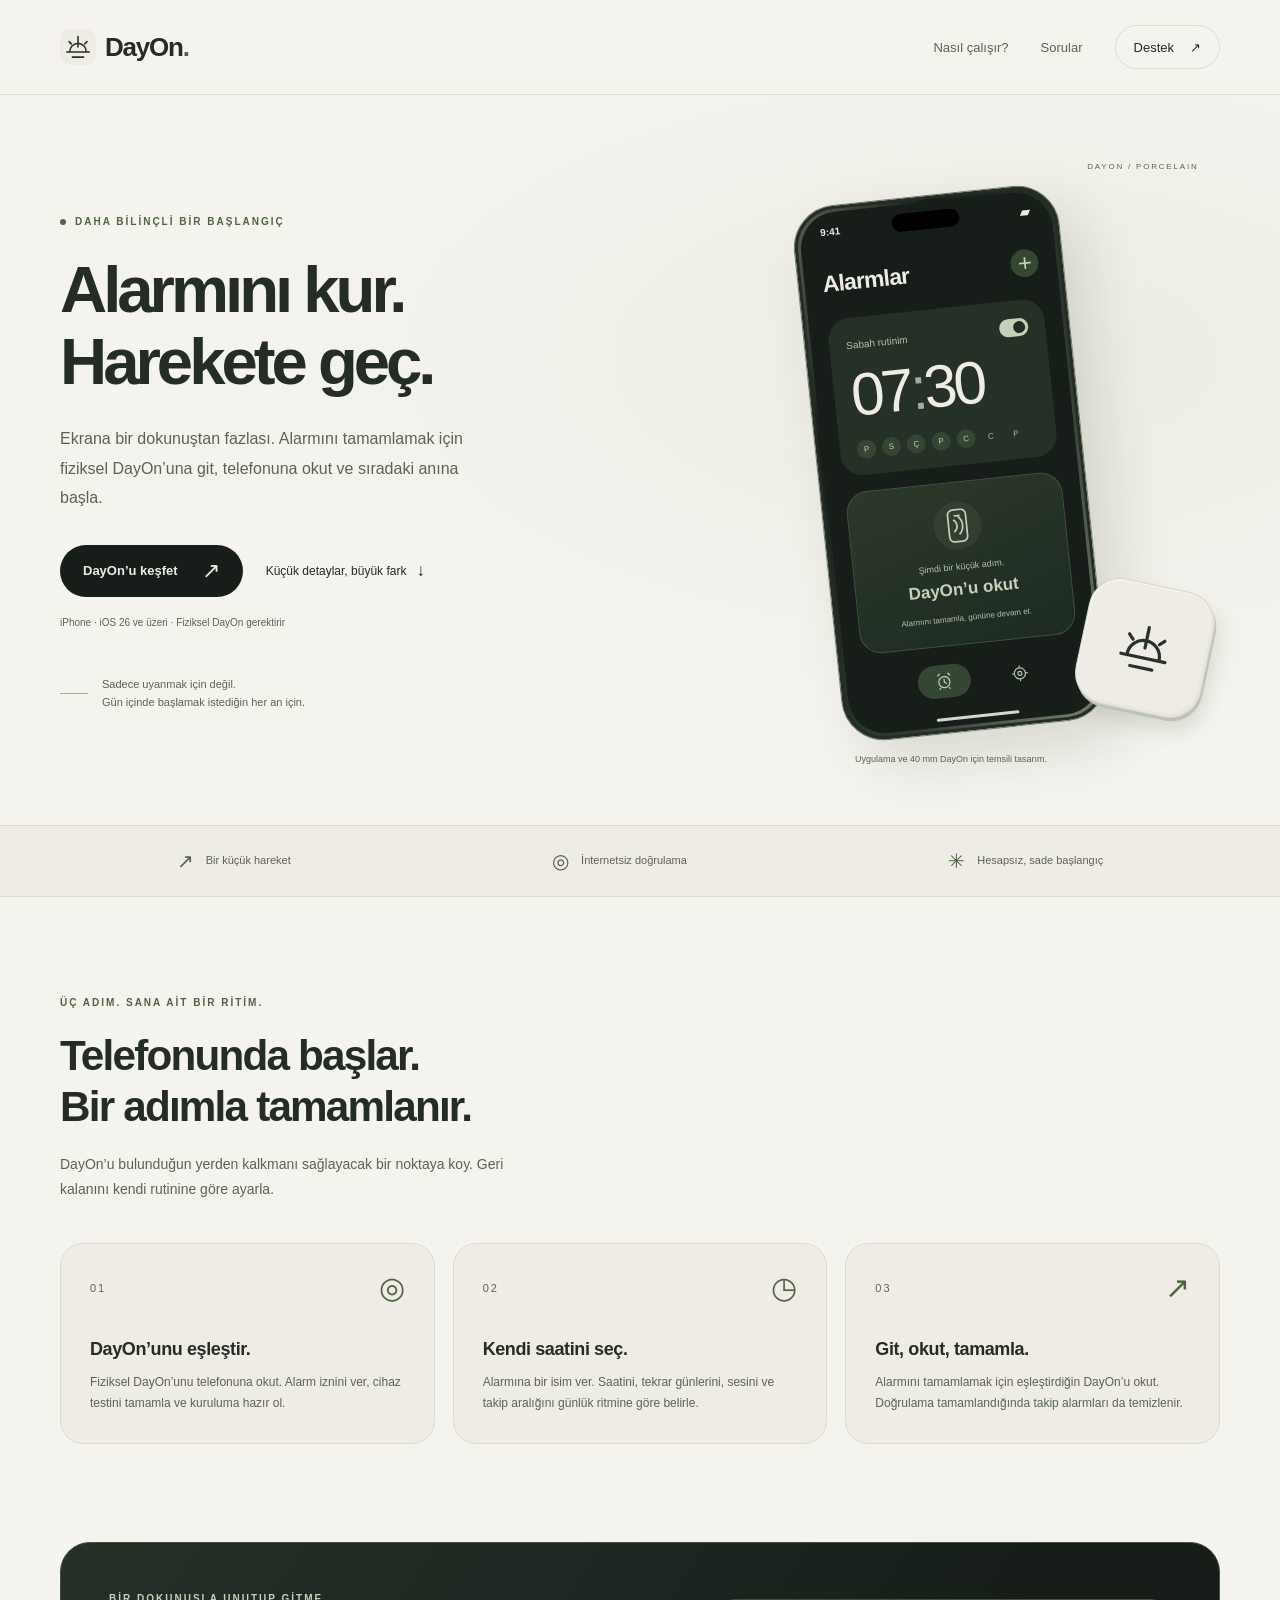
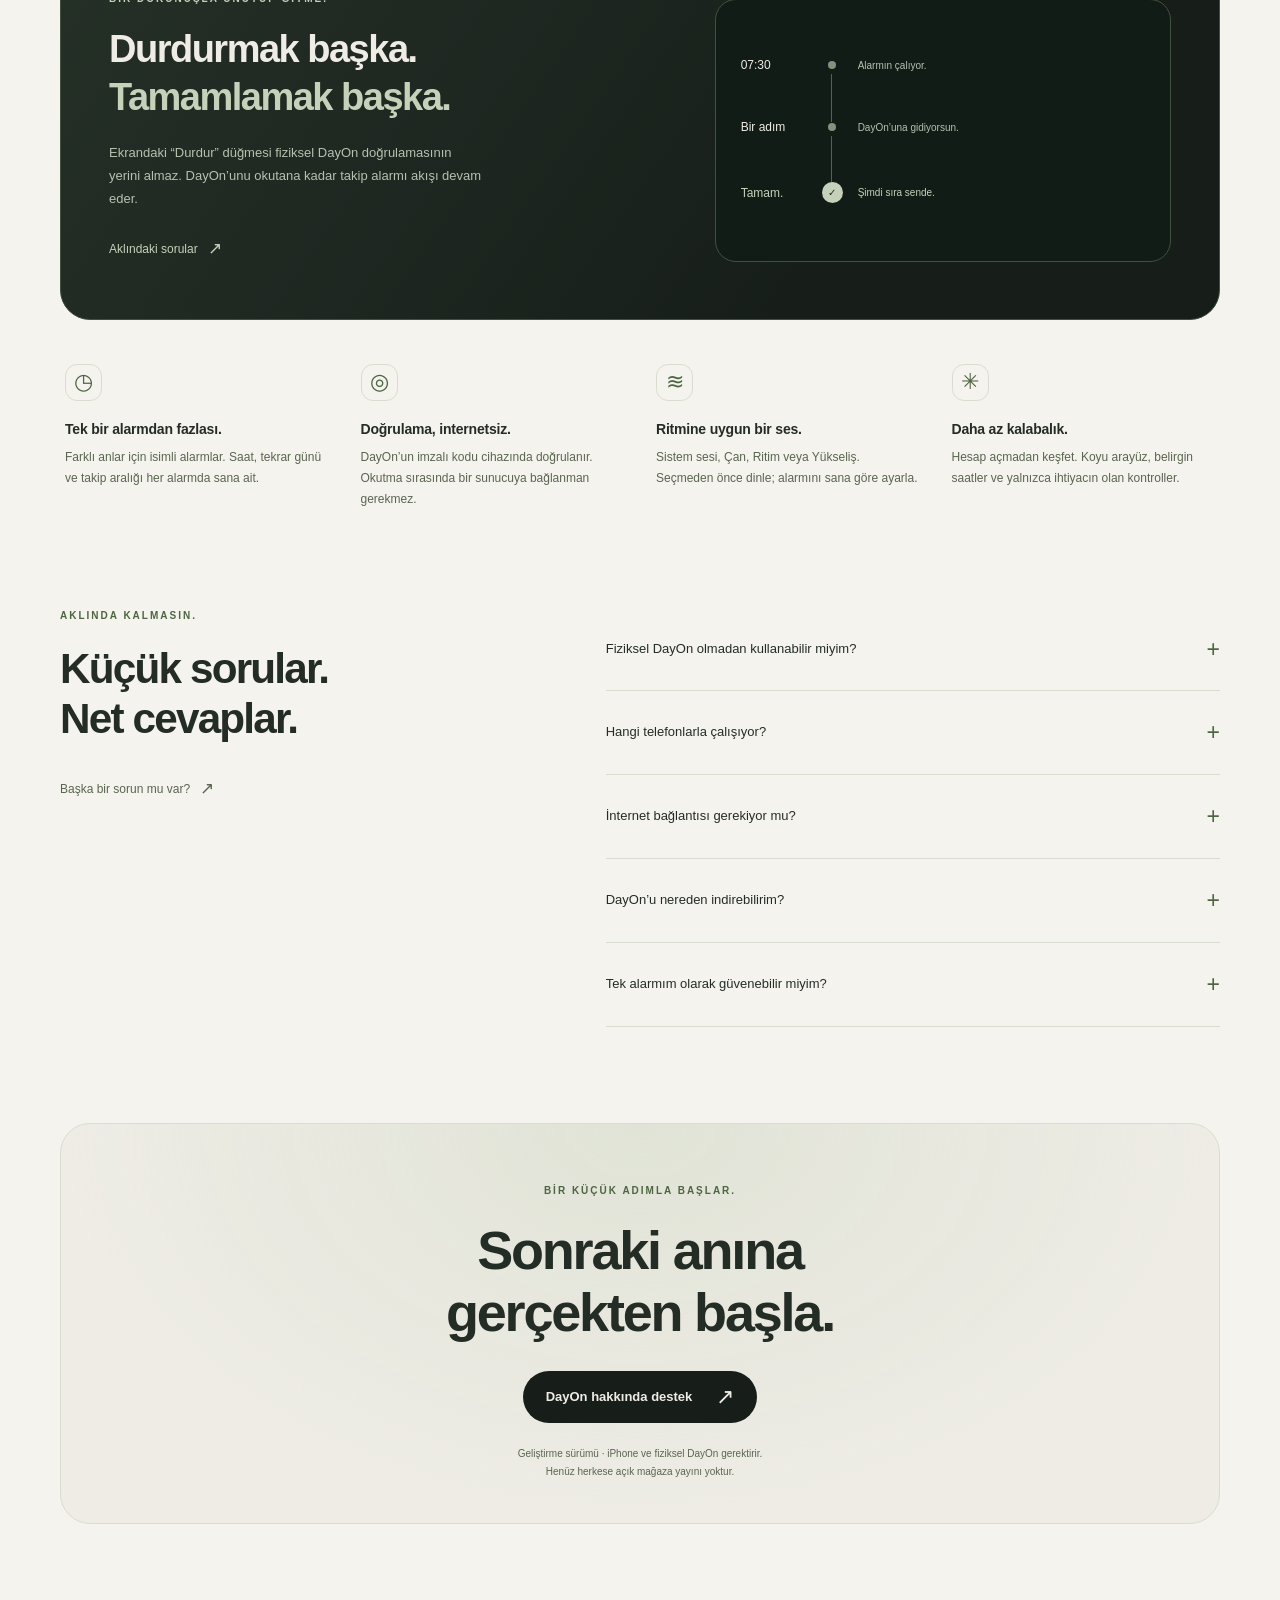
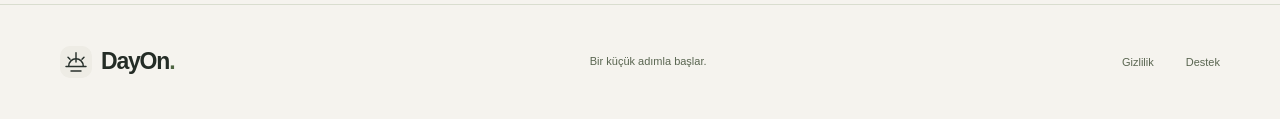
<file: index.html>
<!doctype html><html lang="tr"><head><meta charset="utf-8"><meta name="viewport" content="width=device-width, initial-scale=1"><meta name="theme-color" content="#F5F3EE"><meta name="description" content="Alarmını fiziksel DayOn’unu okutarak tamamla. iPhone için hesapsız, sade ve internetsiz doğrulama sunan alarm prototipi."><meta property="og:type" content="website"><meta property="og:locale" content="tr_TR"><meta property="og:site_name" content="DayOn"><meta property="og:title" content="DayOn — Alarmını kur. Harekete geç."><meta property="og:description" content="Alarmını fiziksel DayOn’unu okutarak tamamla. iPhone için hesapsız, sade ve internetsiz doğrulama sunan alarm prototipi."><meta property="og:url" content="https://furkansenharputlu.github.io/dayon-site/"><meta property="og:image" content="https://furkansenharputlu.github.io/dayon-site/assets/dayon-icon.png"><title>DayOn — Alarmını kur. Harekete geç.</title><link rel="canonical" href="https://furkansenharputlu.github.io/dayon-site/"><link rel="icon" href="assets/dayon-logo.svg" type="image/svg+xml"><link rel="apple-touch-icon" href="assets/dayon-icon.png"><link rel="stylesheet" href="assets/site.css"></head><body><a class="skip-link" href="#icerik">İçeriğe geç</a><header class="site-header"><div class="container header-inner"><a class="wordmark" href="./" aria-label="DayOn ana sayfa"><img src="assets/dayon-logo.svg" width="36" height="36" alt=""><span>DayOn<span class="brand-dot">.</span></span></a><nav aria-label="Ana menü"><a href="./#nasil-calisir">Nasıl çalışır?</a><a href="./#sorular">Sorular</a><a class="nav-support" href="destek.html">Destek <span aria-hidden="true">↗</span></a></nav></div></header><main id="icerik" tabindex="-1"><section class="hero"><div class="container hero-grid"><div class="hero-copy"><p class="eyebrow"><span class="status-dot" aria-hidden="true"></span> DAHA BİLİNÇLİ BİR BAŞLANGIÇ</p><h1>Alarmını kur.<br><span>Harekete geç.</span></h1><p class="hero-description">Ekrana bir dokunuştan fazlası. Alarmını tamamlamak için fiziksel DayOn’una git, telefonuna okut ve sıradaki anına başla.</p><div class="hero-actions"><a class="button button-primary" href="#nasil-calisir">DayOn’u keşfet <span aria-hidden="true">↗</span></a><a class="text-link" href="#ozellikler">Küçük detaylar, büyük fark <span aria-hidden="true">↓</span></a></div><p class="compatibility">iPhone · iOS 26 ve üzeri · Fiziksel DayOn gerektirir</p><div class="hero-note"><span class="note-line" aria-hidden="true"></span><span>Sadece uyanmak için değil.<br>Gün içinde başlamak istediğin her an için.</span></div></div><figure class="product-scene"><div class="scene-label" aria-hidden="true">DAYON / PORCELAIN</div><div class="phone" aria-hidden="true"><div class="phone-top"><span>9:41</span><span class="island"></span><span class="phone-signal">▰</span></div><div class="phone-content"><div class="phone-heading"><span>Alarmlar</span><span class="add-icon">+</span></div><div class="alarm-card"><div class="alarm-label">Sabah rutinim <span class="mock-toggle"></span></div><div class="alarm-time">07<span>:</span>30</div><div class="weekdays"><span>P</span><span>S</span><span>Ç</span><span>P</span><span>C</span><span class="off">C</span><span class="off">P</span></div></div><div class="scan-card"><div class="scan-symbol"><svg viewBox="0 0 48 48" fill="none"><rect x="15" y="8" width="18" height="32" rx="5"/><path d="M21 14h6M20 30a7 7 0 0 0 0-12m5 15a12 12 0 0 0 0-18"/></svg></div><p>Şimdi bir küçük adım.</p><strong>DayOn’u okut</strong><span>Alarmını tamamla, gününe devam et.</span></div><div class="phone-bottom"><span class="phone-tab"><svg viewBox="0 0 24 24" fill="none"><circle cx="12" cy="13" r="7"/><path d="M12 9v4l3 2M4 5l3-3m10 0 3 3M7 20l-2 2m12-2 2 2"/></svg></span><svg viewBox="0 0 24 24" fill="none"><circle cx="12" cy="12" r="7"/><circle cx="12" cy="12" r="2.5"/><path d="M12 2v3m0 14v3M2 12h3m14 0h3"/></svg></div></div><span class="home-indicator"></span></div><div class="physical-dayon" aria-hidden="true"><img src="assets/dayon-logo.svg" width="72" height="72" alt=""></div><figcaption>Uygulama ve 40 mm DayOn için temsili tasarım.</figcaption></figure></div></section><div class="benefit-strip"><div class="container benefits"><p><span aria-hidden="true">↗</span> Bir küçük hareket</p><p><span aria-hidden="true">◎</span> İnternetsiz doğrulama</p><p><span aria-hidden="true">✳</span> Hesapsız, sade başlangıç</p></div></div><section class="section container" id="nasil-calisir" aria-labelledby="steps-title"><div class="section-heading"><p class="eyebrow">ÜÇ ADIM. SANA AİT BİR RİTİM.</p><h2 id="steps-title">Telefonunda başlar.<br>Bir adımla tamamlanır.</h2><p>DayOn’u bulunduğun yerden kalkmanı sağlayacak bir noktaya koy. Geri kalanını kendi rutinine göre ayarla.</p></div><div class="step-grid"><article class="step-card"><div class="step-top"><span class="step-number">01</span><span class="step-glyph" aria-hidden="true">◎</span></div><h3>DayOn’unu eşleştir.</h3><p>Fiziksel DayOn’unu telefonuna okut. Alarm iznini ver, cihaz testini tamamla ve kuruluma hazır ol.</p></article><article class="step-card"><div class="step-top"><span class="step-number">02</span><span class="step-glyph" aria-hidden="true">◷</span></div><h3>Kendi saatini seç.</h3><p>Alarmına bir isim ver. Saatini, tekrar günlerini, sesini ve takip aralığını günlük ritmine göre belirle.</p></article><article class="step-card"><div class="step-top"><span class="step-number">03</span><span class="step-glyph" aria-hidden="true">↗</span></div><h3>Git, okut, tamamla.</h3><p>Alarmını tamamlamak için eşleştirdiğin DayOn’u okut. Doğrulama tamamlandığında takip alarmları da temizlenir.</p></article></div></section><section class="section container" id="ozellikler" aria-labelledby="features-title"><div class="feature-highlight"><div class="highlight-copy"><p class="eyebrow">BİR DOKUNUŞLA UNUTUP GİTME.</p><h2 id="features-title">Durdurmak başka.<br><span>Tamamlamak başka.</span></h2><p>Ekrandaki “Durdur” düğmesi fiziksel DayOn doğrulamasının yerini almaz. DayOn’unu okutana kadar takip alarmı akışı devam eder.</p><a class="text-link" href="#sorular">Aklındaki sorular <span aria-hidden="true">↗</span></a></div><div class="routine-visual" aria-hidden="true"><div class="routine-row"><span class="routine-time">07:30</span><span class="routine-dot"></span><span>Alarmın çalıyor.</span></div><div class="routine-row"><span class="routine-time">Bir adım</span><span class="routine-dot"></span><span>DayOn’una gidiyorsun.</span></div><div class="routine-row routine-complete"><span class="routine-time">Tamam.</span><span class="routine-dot">✓</span><span>Şimdi sıra sende.</span></div></div></div><div class="feature-grid"><article><span class="small-icon" aria-hidden="true">◷</span><h3>Tek bir alarmdan fazlası.</h3><p>Farklı anlar için isimli alarmlar. Saat, tekrar günü ve takip aralığı her alarmda sana ait.</p></article><article><span class="small-icon" aria-hidden="true">◎</span><h3>Doğrulama, internetsiz.</h3><p>DayOn’un imzalı kodu cihazında doğrulanır. Okutma sırasında bir sunucuya bağlanman gerekmez.</p></article><article><span class="small-icon" aria-hidden="true">≋</span><h3>Ritmine uygun bir ses.</h3><p>Sistem sesi, Çan, Ritim veya Yükseliş. Seçmeden önce dinle; alarmını sana göre ayarla.</p></article><article><span class="small-icon" aria-hidden="true">✳</span><h3>Daha az kalabalık.</h3><p>Hesap açmadan keşfet. Koyu arayüz, belirgin saatler ve yalnızca ihtiyacın olan kontroller.</p></article></div></section><section class="section container faq-section" id="sorular" aria-labelledby="faq-title"><div class="section-heading"><p class="eyebrow">AKLINDA KALMASIN.</p><h2 id="faq-title">Küçük sorular.<br>Net cevaplar.</h2><a class="text-link" href="destek.html">Başka bir sorun mu var? <span aria-hidden="true">↗</span></a></div><div class="faq-list"><details><summary>Fiziksel DayOn olmadan kullanabilir miyim?</summary><p>Uygulamayı hesap açmadan keşfedebilirsin. Eşleştirme ve gerçek bir alarmı tamamlama için uygulamayla uyumlu, imzalı fiziksel DayOn gereklidir. Sıradan boş bir NFC etiketi yeterli değildir.</p></details><details><summary>Hangi telefonlarla çalışıyor?</summary><p>Mevcut uygulama, NFC okumayı destekleyen ve iOS 26 veya üzerini çalıştıran iPhone’lar için geliştiriliyor. Henüz bir Android uygulaması ya da Google Play yayını yok.</p></details><details><summary>İnternet bağlantısı gerekiyor mu?</summary><p>DayOn doğrulaması cihazında, internetsiz yapılır. Uygulamanın mevcut alarm ve eşleştirme akışı bir kullanıcı hesabına veya çevrim içi doğrulama sunucusuna bağlı değildir.</p></details><details><summary>DayOn’u nereden indirebilirim?</summary><p>DayOn şu anda geliştirme ve cihaz doğrulama aşamasında. Henüz herkese açık bir App Store indirme bağlantısı yok. Yayınlandığında bağlantı bu sayfaya eklenecek; bu site uygulama veya fiziksel ürün satışı yapmaz.</p></details><details><summary>Tek alarmım olarak güvenebilir miyim?</summary><p>Henüz değil. Bu bir prototip; kilitli ekran, arka plan ve fiziksel okuma kontrolleri tamamlanmadan önemli randevuların için tek alarmın olarak kullanma. Önce uygulamanın cihaz testini gerçekleştir.</p></details></div></section><section class="container closing-section"><div class="closing-card"><p class="eyebrow">BİR KÜÇÜK ADIMLA BAŞLAR.</p><h2>Sonraki anına<br>gerçekten başla.</h2><a class="button button-primary" href="destek.html">DayOn hakkında destek <span aria-hidden="true">↗</span></a><p class="release-note">Geliştirme sürümü · iPhone ve fiziksel DayOn gerektirir.<br>Henüz herkese açık mağaza yayını yoktur.</p></div></section></main><footer class="site-footer"><div class="container footer-inner"><a class="wordmark" href="./" aria-label="DayOn ana sayfa"><img src="assets/dayon-logo.svg" width="32" height="32" alt=""><span>DayOn<span class="brand-dot">.</span></span></a><p>Bir küçük adımla başlar.</p><nav aria-label="Alt menü"><a href="gizlilik.html">Gizlilik</a><a href="destek.html">Destek</a></nav></div></footer></body></html>
</file>
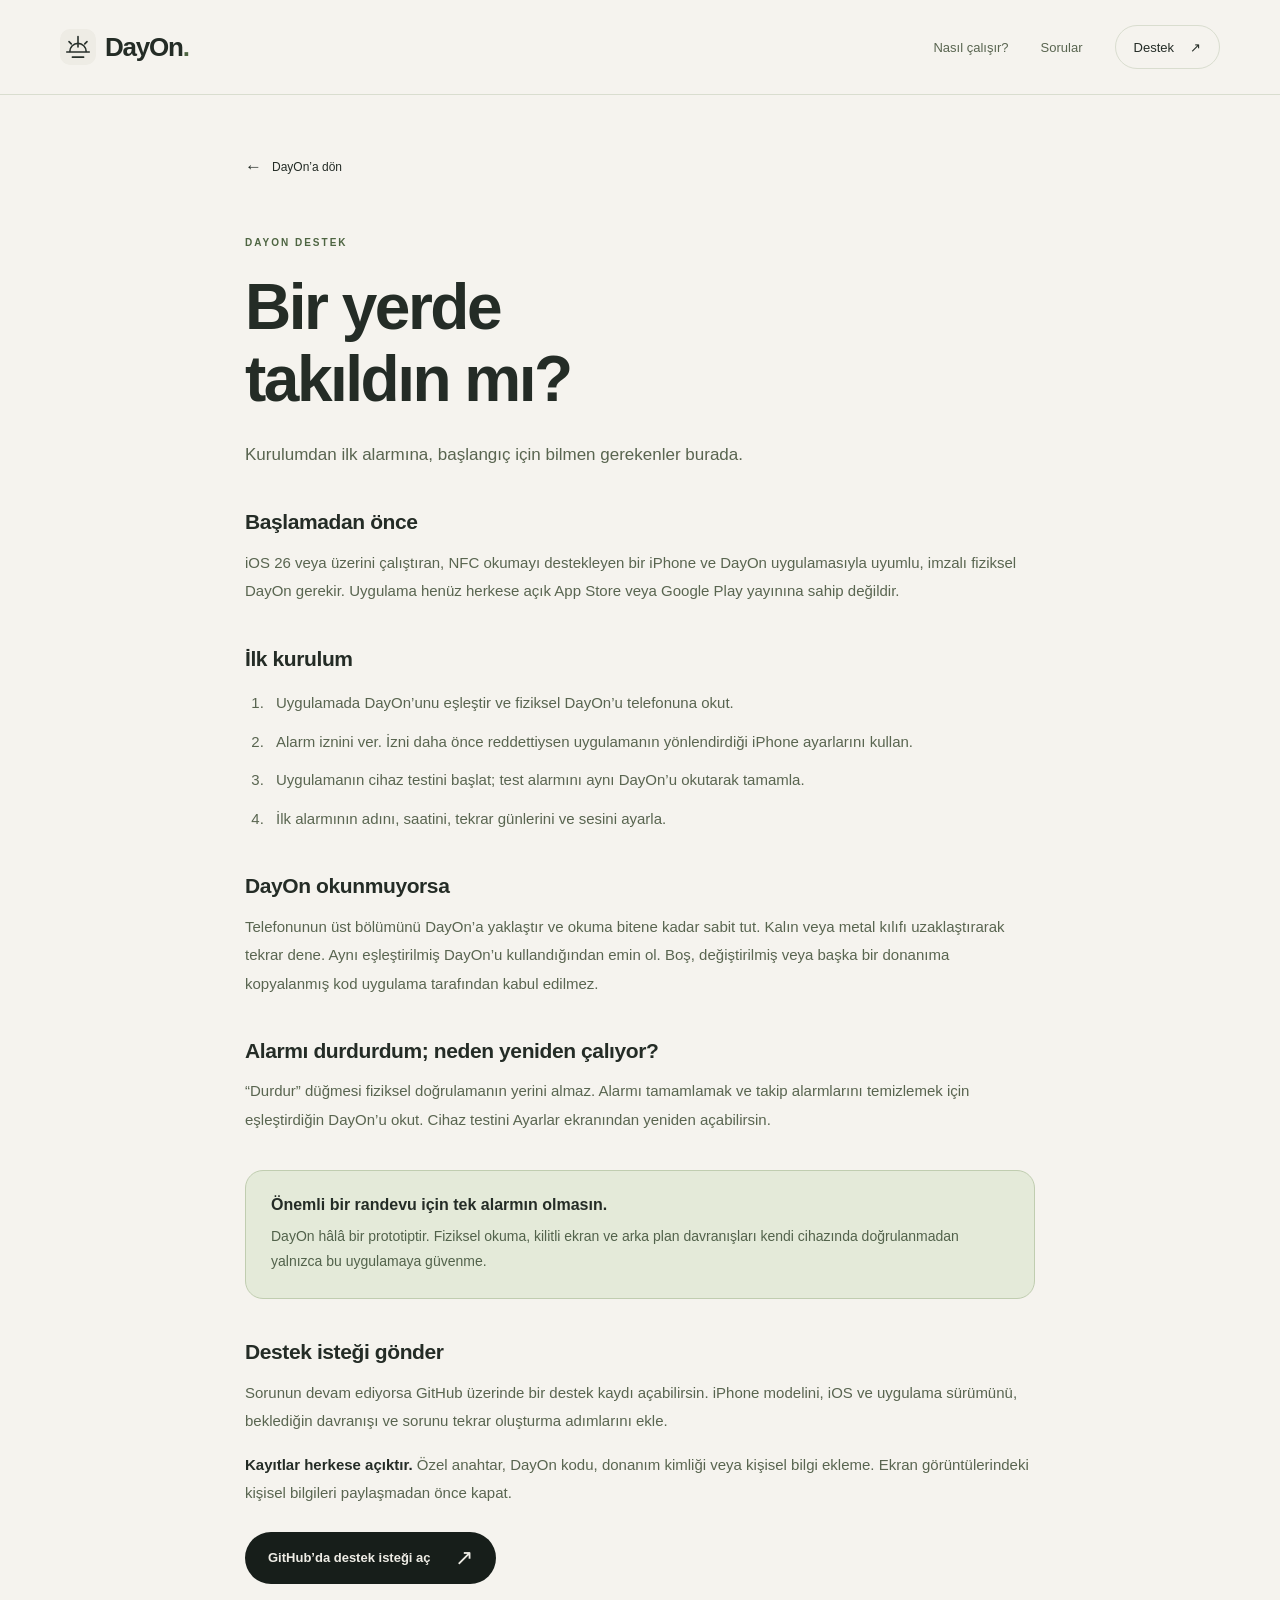
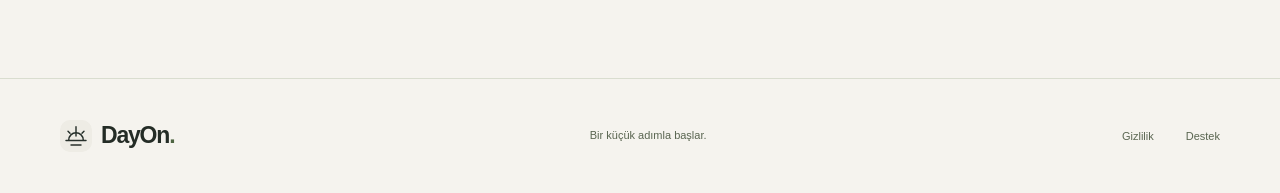
<file: destek.html>
<!doctype html><html lang="tr"><head><meta charset="utf-8"><meta name="viewport" content="width=device-width, initial-scale=1"><meta name="theme-color" content="#F5F3EE"><meta name="description" content="DayOn kurulumu, cihaz testi, fiziksel DayOn okuma ve alarm tamamlama için yardım."><meta property="og:type" content="website"><meta property="og:locale" content="tr_TR"><meta property="og:site_name" content="DayOn"><meta property="og:title" content="Destek — DayOn"><meta property="og:description" content="DayOn kurulumu, cihaz testi, fiziksel DayOn okuma ve alarm tamamlama için yardım."><meta property="og:url" content="https://furkansenharputlu.github.io/dayon-site/destek.html"><meta property="og:image" content="https://furkansenharputlu.github.io/dayon-site/assets/dayon-icon.png"><title>Destek — DayOn</title><link rel="canonical" href="https://furkansenharputlu.github.io/dayon-site/destek.html"><link rel="icon" href="assets/dayon-logo.svg" type="image/svg+xml"><link rel="apple-touch-icon" href="assets/dayon-icon.png"><link rel="stylesheet" href="assets/site.css"></head><body><a class="skip-link" href="#icerik">İçeriğe geç</a><header class="site-header"><div class="container header-inner"><a class="wordmark" href="./" aria-label="DayOn ana sayfa"><img src="assets/dayon-logo.svg" width="36" height="36" alt=""><span>DayOn<span class="brand-dot">.</span></span></a><nav aria-label="Ana menü"><a href="./#nasil-calisir">Nasıl çalışır?</a><a href="./#sorular">Sorular</a><a class="nav-support" href="destek.html">Destek <span aria-hidden="true">↗</span></a></nav></div></header><main id="icerik" tabindex="-1"><article class="container document"><a class="text-link" href="./"><span aria-hidden="true">←</span> DayOn’a dön</a><p class="eyebrow">DAYON DESTEK</p><h1>Bir yerde<br><span>takıldın mı?</span></h1><p class="document-lead">Kurulumdan ilk alarmına, başlangıç için bilmen gerekenler burada.</p><section><h2>Başlamadan önce</h2><p>iOS 26 veya üzerini çalıştıran, NFC okumayı destekleyen bir iPhone ve DayOn uygulamasıyla uyumlu, imzalı fiziksel DayOn gerekir. Uygulama henüz herkese açık App Store veya Google Play yayınına sahip değildir.</p></section><section><h2>İlk kurulum</h2><ol><li>Uygulamada DayOn’unu eşleştir ve fiziksel DayOn’u telefonuna okut.</li><li>Alarm iznini ver. İzni daha önce reddettiysen uygulamanın yönlendirdiği iPhone ayarlarını kullan.</li><li>Uygulamanın cihaz testini başlat; test alarmını aynı DayOn’u okutarak tamamla.</li><li>İlk alarmının adını, saatini, tekrar günlerini ve sesini ayarla.</li></ol></section><section><h2>DayOn okunmuyorsa</h2><p>Telefonunun üst bölümünü DayOn’a yaklaştır ve okuma bitene kadar sabit tut. Kalın veya metal kılıfı uzaklaştırarak tekrar dene. Aynı eşleştirilmiş DayOn’u kullandığından emin ol. Boş, değiştirilmiş veya başka bir donanıma kopyalanmış kod uygulama tarafından kabul edilmez.</p></section><section><h2>Alarmı durdurdum; neden yeniden çalıyor?</h2><p>“Durdur” düğmesi fiziksel doğrulamanın yerini almaz. Alarmı tamamlamak ve takip alarmlarını temizlemek için eşleştirdiğin DayOn’u okut. Cihaz testini Ayarlar ekranından yeniden açabilirsin.</p></section><div class="notice"><strong>Önemli bir randevu için tek alarmın olmasın.</strong><p>DayOn hâlâ bir prototiptir. Fiziksel okuma, kilitli ekran ve arka plan davranışları kendi cihazında doğrulanmadan yalnızca bu uygulamaya güvenme.</p></div><section><h2>Destek isteği gönder</h2><p>Sorunun devam ediyorsa GitHub üzerinde bir destek kaydı açabilirsin. iPhone modelini, iOS ve uygulama sürümünü, beklediğin davranışı ve sorunu tekrar oluşturma adımlarını ekle.</p><p><strong>Kayıtlar herkese açıktır.</strong> Özel anahtar, DayOn kodu, donanım kimliği veya kişisel bilgi ekleme. Ekran görüntülerindeki kişisel bilgileri paylaşmadan önce kapat.</p><a class="button button-primary" href="https://github.com/furkansenharputlu/dayon-site/issues/new">GitHub’da destek isteği aç <span aria-hidden="true">↗</span></a></section></article></main><footer class="site-footer"><div class="container footer-inner"><a class="wordmark" href="./" aria-label="DayOn ana sayfa"><img src="assets/dayon-logo.svg" width="32" height="32" alt=""><span>DayOn<span class="brand-dot">.</span></span></a><p>Bir küçük adımla başlar.</p><nav aria-label="Alt menü"><a href="gizlilik.html">Gizlilik</a><a href="destek.html">Destek</a></nav></div></footer></body></html>
</file>
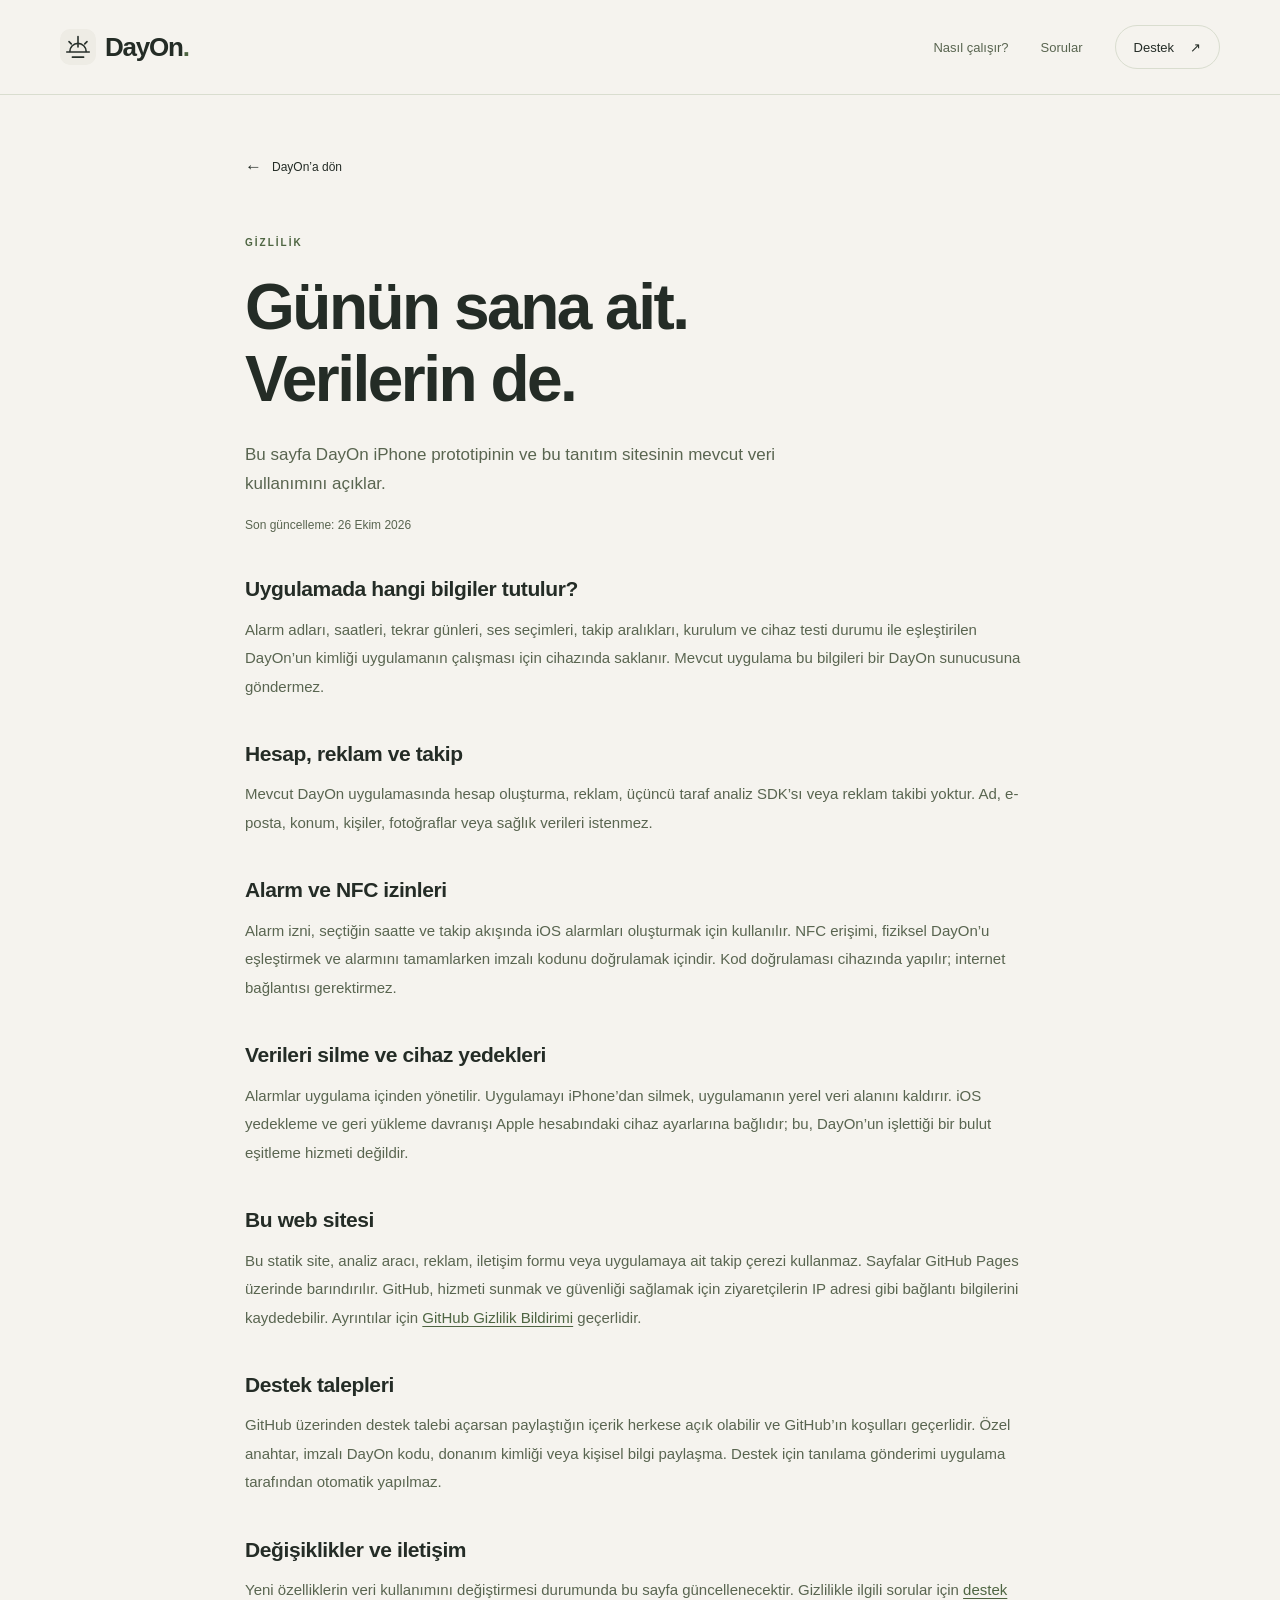
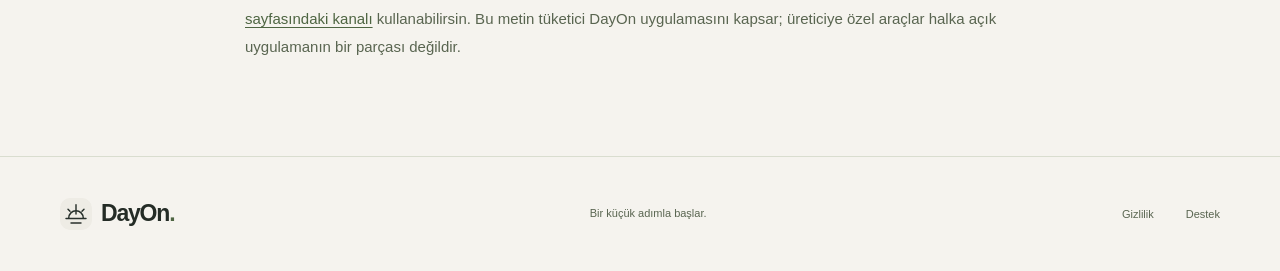
<file: gizlilik.html>
<!doctype html><html lang="tr"><head><meta charset="utf-8"><meta name="viewport" content="width=device-width, initial-scale=1"><meta name="theme-color" content="#F5F3EE"><meta name="description" content="DayOn iPhone uygulamasının ve tanıtım sitesinin mevcut veri kullanımı ve gizlilik bilgileri."><meta property="og:type" content="website"><meta property="og:locale" content="tr_TR"><meta property="og:site_name" content="DayOn"><meta property="og:title" content="Gizlilik — DayOn"><meta property="og:description" content="DayOn iPhone uygulamasının ve tanıtım sitesinin mevcut veri kullanımı ve gizlilik bilgileri."><meta property="og:url" content="https://furkansenharputlu.github.io/dayon-site/gizlilik.html"><meta property="og:image" content="https://furkansenharputlu.github.io/dayon-site/assets/dayon-icon.png"><title>Gizlilik — DayOn</title><link rel="canonical" href="https://furkansenharputlu.github.io/dayon-site/gizlilik.html"><link rel="icon" href="assets/dayon-logo.svg" type="image/svg+xml"><link rel="apple-touch-icon" href="assets/dayon-icon.png"><link rel="stylesheet" href="assets/site.css"></head><body><a class="skip-link" href="#icerik">İçeriğe geç</a><header class="site-header"><div class="container header-inner"><a class="wordmark" href="./" aria-label="DayOn ana sayfa"><img src="assets/dayon-logo.svg" width="36" height="36" alt=""><span>DayOn<span class="brand-dot">.</span></span></a><nav aria-label="Ana menü"><a href="./#nasil-calisir">Nasıl çalışır?</a><a href="./#sorular">Sorular</a><a class="nav-support" href="destek.html">Destek <span aria-hidden="true">↗</span></a></nav></div></header><main id="icerik" tabindex="-1"><article class="container document"><a class="text-link" href="./"><span aria-hidden="true">←</span> DayOn’a dön</a><p class="eyebrow">GİZLİLİK</p><h1>Günün sana ait.<br><span>Verilerin de.</span></h1><p class="document-lead">Bu sayfa DayOn iPhone prototipinin ve bu tanıtım sitesinin mevcut veri kullanımını açıklar.</p><p class="updated">Son güncelleme: 26 Ekim 2026</p><section><h2>Uygulamada hangi bilgiler tutulur?</h2><p>Alarm adları, saatleri, tekrar günleri, ses seçimleri, takip aralıkları, kurulum ve cihaz testi durumu ile eşleştirilen DayOn’un kimliği uygulamanın çalışması için cihazında saklanır. Mevcut uygulama bu bilgileri bir DayOn sunucusuna göndermez.</p></section><section><h2>Hesap, reklam ve takip</h2><p>Mevcut DayOn uygulamasında hesap oluşturma, reklam, üçüncü taraf analiz SDK’sı veya reklam takibi yoktur. Ad, e-posta, konum, kişiler, fotoğraflar veya sağlık verileri istenmez.</p></section><section><h2>Alarm ve NFC izinleri</h2><p>Alarm izni, seçtiğin saatte ve takip akışında iOS alarmları oluşturmak için kullanılır. NFC erişimi, fiziksel DayOn’u eşleştirmek ve alarmını tamamlarken imzalı kodunu doğrulamak içindir. Kod doğrulaması cihazında yapılır; internet bağlantısı gerektirmez.</p></section><section><h2>Verileri silme ve cihaz yedekleri</h2><p>Alarmlar uygulama içinden yönetilir. Uygulamayı iPhone’dan silmek, uygulamanın yerel veri alanını kaldırır. iOS yedekleme ve geri yükleme davranışı Apple hesabındaki cihaz ayarlarına bağlıdır; bu, DayOn’un işlettiği bir bulut eşitleme hizmeti değildir.</p></section><section><h2>Bu web sitesi</h2><p>Bu statik site, analiz aracı, reklam, iletişim formu veya uygulamaya ait takip çerezi kullanmaz. Sayfalar GitHub Pages üzerinde barındırılır. GitHub, hizmeti sunmak ve güvenliği sağlamak için ziyaretçilerin IP adresi gibi bağlantı bilgilerini kaydedebilir. Ayrıntılar için <a href="https://docs.github.com/en/site-policy/privacy-policies/github-general-privacy-statement">GitHub Gizlilik Bildirimi</a> geçerlidir.</p></section><section><h2>Destek talepleri</h2><p>GitHub üzerinden destek talebi açarsan paylaştığın içerik herkese açık olabilir ve GitHub’ın koşulları geçerlidir. Özel anahtar, imzalı DayOn kodu, donanım kimliği veya kişisel bilgi paylaşma. Destek için tanılama gönderimi uygulama tarafından otomatik yapılmaz.</p></section><section><h2>Değişiklikler ve iletişim</h2><p>Yeni özelliklerin veri kullanımını değiştirmesi durumunda bu sayfa güncellenecektir. Gizlilikle ilgili sorular için <a href="destek.html">destek sayfasındaki kanalı</a> kullanabilirsin. Bu metin tüketici DayOn uygulamasını kapsar; üreticiye özel araçlar halka açık uygulamanın bir parçası değildir.</p></section></article></main><footer class="site-footer"><div class="container footer-inner"><a class="wordmark" href="./" aria-label="DayOn ana sayfa"><img src="assets/dayon-logo.svg" width="32" height="32" alt=""><span>DayOn<span class="brand-dot">.</span></span></a><p>Bir küçük adımla başlar.</p><nav aria-label="Alt menü"><a href="gizlilik.html">Gizlilik</a><a href="destek.html">Destek</a></nav></div></footer></body></html>
</file>
<file: assets/site.css>
:root {
  color-scheme: light;
  --bg: #f5f3ee;
  --surface: #eeece5;
  --surface-raised: #e6e8dd;
  --text: #242c26;
  --muted: #596550;
  --green: #4e6542;
  --accent: #c6d1ba;
  --line: #d9ddcf;
  --max-width: 1160px;
  font-family: -apple-system, BlinkMacSystemFont, "Segoe UI", sans-serif;
  font-synthesis: none;
  -webkit-font-smoothing: antialiased;
}
* { box-sizing: border-box; }
html { scroll-behavior: smooth; scroll-padding-top: 100px; }
body { margin: 0; background: var(--bg); color: var(--text); }
a { color: inherit; text-decoration: none; }
button, a, summary { -webkit-tap-highlight-color: transparent; }
a:focus-visible, summary:focus-visible { outline: 3px solid var(--green); outline-offset: 6px; border-radius: 5px; }
::selection { background: var(--accent); color: var(--text); }
img, svg { display: block; max-width: 100%; }
p { line-height: 1.75; }
h1, h2, h3, p, figure { margin: 0; }
h1, h2, h3 { font-weight: 600; }
.container { width: min(var(--max-width), calc(100% - 64px)); margin-inline: auto; }
.skip-link { position: fixed; top: 8px; left: 16px; z-index: 100; padding: 14px 20px; background: #171e1a; color: #eeece5; transform: translateY(-150%); }
.skip-link:focus { transform: translateY(0); }
.site-header { position: relative; z-index: 10; border-bottom: 1px solid var(--line); }
.header-inner { display: flex; align-items: center; justify-content: space-between; min-height: 94px; gap: 24px; }
.wordmark { display: inline-flex; align-items: center; gap: 9px; font-size: 26px; font-weight: 700; letter-spacing: -1.2px; flex-shrink: 0; }
.wordmark img { border-radius: 10px; }
.brand-dot { color: var(--green); }
.site-header nav, .site-footer nav { display: flex; align-items: center; gap: 32px; }
.site-header nav a, .site-footer nav a { display: inline-flex; min-height: 44px; align-items: center; font-size: 13px; font-weight: 500; color: var(--muted); }
.site-header nav a:hover, .site-footer nav a:hover { color: var(--text); }
.site-header .nav-support { padding: 0 18px; gap: 16px; border: 1px solid var(--line); border-radius: 100px; color: var(--text); }
.hero { overflow: hidden; background: radial-gradient(ellipse at 78% 36%, #d4dac944, transparent 55%); }
.hero-grid { min-height: 730px; display: grid; grid-template-columns: 1.1fr 1fr; align-items: center; gap: 30px; padding-block: 62px 56px; }
.eyebrow { display: flex; align-items: center; gap: 9px; color: var(--green); font-size: 10px; line-height: 1.6; font-weight: 650; letter-spacing: 2px; }
.status-dot { width: 6px; height: 6px; display: inline-block; flex-shrink: 0; border-radius: 50%; background: var(--green); }
.hero h1 { margin-top: 24px; font-size: clamp(52px, 5.1vw, 74px); line-height: 1.1; letter-spacing: -4px; }
.hero h1 span, .document h1 span { color: var(--text); }
.hero-description { max-width: 430px; margin-top: 26px; font-size: 16px; line-height: 1.85; color: var(--muted); }
.hero-actions { display: flex; align-items: center; gap: 23px; margin-top: 32px; flex-wrap: wrap; }
.button { display: inline-flex; justify-content: center; align-items: center; gap: 24px; min-height: 52px; padding: 14px 23px; border-radius: 100px; font-size: 13px; font-weight: 650; transition: background .2s, transform .2s; text-align: center; }
.button-primary { background: #171e1a; color: #eeece5; }
.button-primary:hover { background: #29382c; transform: translateY(-2px); }
.button span { font-size: 22px; line-height: 1; }
.text-link { display: inline-flex; align-items: center; min-height: 44px; gap: 10px; font-size: 12px; font-weight: 500; }
.text-link:hover { color: var(--green); }
.text-link span { font-size: 17px; }
.compatibility { margin-top: 17px; color: var(--muted); font-size: 10px; }
.hero-note { display: flex; align-items: center; gap: 14px; margin-top: 44px; color: var(--muted); font-size: 11px; line-height: 1.65; }
.note-line { width: 28px; height: 1px; background: #a3ae97; }
.product-scene { position: relative; min-height: 602px; display: flex; align-items: center; justify-content: center; isolation: isolate; }
.scene-label { position: absolute; top: 0; right: 4%; display: flex; align-items: center; gap: 8px; font-size: 8px; color: var(--muted); letter-spacing: 1.8px; }
.phone { position: relative; width: 267px; height: 538px; padding: 0 9px; color: #eeece5; border: 1px solid #717b6c; border-radius: 43px; background: linear-gradient(120deg, #596252, #171e1a 24%, #303c32 65%, #7c8771); box-shadow: 20px 25px 55px #35462a26, inset 0 0 0 3px #242c26; transform: rotate(-6deg); }
.phone::before { content: ""; position: absolute; inset: 6px; border-radius: 37px; background: #171e1a; }
.phone-top { position: relative; display: flex; align-items: center; justify-content: space-between; height: 47px; padding: 4px 18px 0; font-size: 10px; font-weight: 600; }
.island { position: absolute; top: 15px; left: calc(50% - 34px); width: 68px; height: 18px; border-radius: 20px; background: #000; }
.phone-signal { font-size: 14px; }
.phone-content { position: relative; padding: 16px 15px; }
.phone-heading { display: flex; justify-content: space-between; align-items: center; margin-bottom: 22px; font-size: 23px; letter-spacing: -.8px; font-weight: 600; }
.add-icon { display: grid; place-items: center; width: 28px; height: 28px; border-radius: 50%; color: var(--accent); background: #354633; font-size: 24px; font-weight: 300; }
.alarm-card { padding: 18px 17px 16px; border-radius: 22px; background: #253027; }
.alarm-label { display: flex; align-items: center; justify-content: space-between; gap: 12px; color: #b6c1b0; font-size: 10px; }
.mock-toggle { width: 29px; height: 18px; border-radius: 20px; background: var(--accent); display: inline-flex; justify-content: flex-end; align-items: center; padding: 3px; }
.mock-toggle::after { content: ""; height: 12px; width: 12px; border-radius: 50%; background: #242c26; }
.alarm-time { font-size: 60px; font-weight: 450; letter-spacing: -3.5px; margin: 9px 0 12px; line-height: 1.1; font-variant-numeric: tabular-nums; }
.alarm-time > span { color: #a2ae9b; }
.weekdays { display: flex; gap: 6px; }
.weekdays span { display: grid; place-items: center; width: 19px; height: 19px; border-radius: 50%; color: var(--accent); background: #354633; font-size: 8px; font-weight: 500; }
.weekdays .off { background: transparent; color: #b6c1b0; }
.scan-card { margin-top: 16px; padding: 19px 8px; text-align: center; border: 1px solid #43503e; border-radius: 22px; background: linear-gradient(160deg, #2c3929, #1d2a22); }
.scan-symbol { width: 48px; height: 48px; margin: 0 auto 10px; border-radius: 50%; background: #c6d1ba12; }
.scan-symbol svg { width: 48px; height: 48px; stroke: var(--accent); stroke-width: 1.7; }
.scan-card p { font-size: 9px; color: #b6c1b0; }
.scan-card strong { display: block; margin: 4px 0 7px; color: var(--accent); font-size: 17px; font-weight: 550; }
.scan-card > span { color: #b6c1b0; font-size: 8px; }
.phone-bottom { display: flex; justify-content: center; align-items: center; gap: 40px; margin-top: 18px; }
.phone-bottom svg { width: 19px; height: 19px; stroke: #b6c1b0; stroke-width: 1.5; }
.phone-tab { padding: 7px 17px; border-radius: 20px; background: #354633; }
.phone-tab svg { stroke: var(--accent); }
.home-indicator { position: absolute; bottom: 12px; width: 83px; height: 3px; left: calc(50% - 41px); background: #d4d9ce; border-radius: 3px; }
.physical-dayon { position: absolute; right: 2%; bottom: 52px; width: 128px; height: 128px; display: grid; place-items: center; background: #eeece5; border: 1px solid #d5d9cc; border-radius: 25%; box-shadow: inset 1px 1px 1px #fff8, inset -2px -2px 3px #0000000b, 2px 3px 0 #bcc4b2, 6px 12px 20px #35462a25; transform: rotate(12deg); }
.physical-dayon img { width: 72px; height: 72px; }
.product-scene figcaption { position: absolute; bottom: 0; text-align: center; font-size: 9px; color: var(--muted); }
.benefit-strip { border-block: 1px solid var(--line); background: var(--surface); }
.benefits { display: flex; justify-content: space-around; gap: 28px; padding-block: 25px; }
.benefits p { display: flex; align-items: center; gap: 12px; font-size: 11px; color: var(--muted); }
.benefits span { color: var(--green); font-size: 20px; line-height: 1; }
.section { padding-block: 98px 0; }
.section-heading h2 { margin-top: 20px; font-size: clamp(32px, 3.3vw, 45px); line-height: 1.2; letter-spacing: -1.8px; }
.section-heading > p:not(.eyebrow) { max-width: 475px; color: var(--muted); font-size: 14px; margin-top: 20px; }
.step-grid { display: grid; grid-template-columns: repeat(3, 1fr); gap: 18px; margin-top: 42px; }
.step-card { padding: 29px; border-radius: 23px; border: 1px solid var(--line); background: var(--surface); }
.step-top { display: flex; justify-content: space-between; align-items: center; margin-bottom: 36px; }
.step-number { color: var(--muted); font-size: 11px; letter-spacing: 2px; }
.step-glyph { font-size: 30px; line-height: 1; color: var(--green); }
.step-card h3 { font-size: 18px; letter-spacing: -.4px; }
.step-card p { color: var(--muted); font-size: 12px; margin-top: 12px; }
.feature-highlight { display: grid; grid-template-columns: 1.2fr 1fr; align-items: center; gap: 58px; padding: 48px; color: #eeece5; border-radius: 30px; background: linear-gradient(125deg, #253027, #171e1a 70%), #171e1a; border: 1px solid #43503e; }
.feature-highlight .eyebrow { color: var(--accent); }
.feature-highlight a:focus-visible { outline-color: var(--accent); }
.highlight-copy h2 { margin-top: 19px; font-size: clamp(28px, 3vw, 38px); line-height: 1.25; letter-spacing: -1.5px; }
.highlight-copy h2 span { color: var(--accent); }
.highlight-copy > p:not(.eyebrow) { color: #b6c1b0; font-size: 13px; margin-top: 21px; max-width: 375px; }
.highlight-copy .text-link { margin-top: 16px; color: var(--accent); }
.routine-visual { padding: 34px 25px; border-radius: 21px; background: #111c17; border: 1px solid #43503e; }
.routine-row { position: relative; display: grid; grid-template-columns: 65px 20px 1fr; gap: 16px; align-items: center; padding: 24px 0; font-size: 10px; color: #b6c1b0; }
.routine-time { font-size: 12px; color: #eeece5; }
.routine-dot { position: relative; width: 8px; height: 8px; border-radius: 50%; background: #84917c; margin: 0 auto; }
.routine-row:not(:last-child) .routine-dot::after { content: ""; position: absolute; top: 13px; left: 3px; width: 1px; height: 48px; background: #53634d; }
.routine-complete { color: var(--accent); }
.routine-complete .routine-time { color: var(--accent); }
.routine-complete .routine-dot { display: grid; place-items: center; width: 21px; height: 21px; background: var(--accent); color: #242c26; }
.feature-grid { display: grid; grid-template-columns: repeat(4, 1fr); gap: 32px; margin-top: 44px; padding-inline: 5px; }
.small-icon { display: inline-grid; place-items: center; width: 37px; height: 37px; border: 1px solid var(--line); border-radius: 12px; color: var(--green); font-size: 22px; margin-bottom: 20px; }
.feature-grid h3 { font-size: 14px; letter-spacing: -.2px; }
.feature-grid p { color: var(--muted); font-size: 12px; margin-top: 10px; }
.faq-section { display: grid; grid-template-columns: .9fr 1.2fr; gap: 85px; }
.faq-section .text-link { margin-top: 22px; color: var(--muted); }
.faq-list details { border-bottom: 1px solid var(--line); }
.faq-list summary { display: flex; justify-content: space-between; align-items: center; gap: 20px; padding-block: 23px; list-style: none; cursor: pointer; font-size: 13px; line-height: 1.6; font-weight: 500; }
.faq-list summary::-webkit-details-marker { display: none; }
.faq-list summary::after { content: "+"; color: var(--green); font-size: 23px; font-weight: 300; flex-shrink: 0; }
.faq-list details[open] summary::after { content: "-"; }
.faq-list details p { padding: 0 30px 23px 0; color: var(--muted); font-size: 13px; }
.closing-section { padding-block: 96px 80px; }
.closing-card { padding: 59px 24px 42px; text-align: center; border-radius: 30px; background: radial-gradient(ellipse at 50% 0, #c6d1ba55, transparent 70%), var(--surface); border: 1px solid var(--line); }
.closing-card .eyebrow { justify-content: center; }
.closing-card h2 { font-size: clamp(35px, 4.3vw, 54px); letter-spacing: -2.2px; line-height: 1.15; margin-block: 20px 28px; }
.release-note { color: var(--muted); margin-top: 22px; font-size: 10px; line-height: 1.8; }
.site-footer { border-top: 1px solid var(--line); }
.footer-inner { display: flex; align-items: center; justify-content: space-between; min-height: 114px; gap: 24px; }
.site-footer .wordmark { font-size: 23px; }
.site-footer p { color: var(--muted); font-size: 11px; }
.site-footer nav a { font-size: 11px; }
.document { max-width: 790px; padding-block: 50px 94px; }
.document > .eyebrow { margin-top: 46px; }
.document h1 { font-size: clamp(40px, 5vw, 64px); letter-spacing: -2.5px; line-height: 1.13; margin-top: 20px; }
.document-lead { color: var(--muted); font-size: 17px; margin-top: 24px; max-width: 580px; }
.updated { font-size: 12px; color: var(--muted); margin-top: 16px; }
.document section { margin-top: 38px; }
.document section h2 { font-size: 21px; line-height: 1.4; letter-spacing: -.4px; margin-bottom: 12px; }
.document section p, .document li { color: var(--muted); font-size: 15px; line-height: 1.9; }
.document section p + p { margin-top: 15px; }
.document section p a { color: var(--green); text-decoration: underline; text-underline-offset: 3px; }
.document ol { padding-left: 23px; }
.document li { padding-left: 8px; margin-block: 10px; }
.document strong { color: var(--text); font-weight: 600; }
.document .button { margin-top: 24px; }
.notice { margin-top: 36px; padding: 25px; border-radius: 18px; border: 1px solid #c0cdb0; background: #e4ead9; }
.notice p { margin-top: 10px; color: #52624b; font-size: 14px; }
@media (min-width: 1400px) {
  .hero-grid { gap: 55px; }
}
@media (max-width: 1050px) {
  .hero-grid { gap: 12px; }
  .hero h1 { letter-spacing: -2.8px; }
  .hero-actions { gap: 10px; }
  .scene-label { display: none; }
  .physical-dayon { right: -2%; }
  .feature-highlight { gap: 25px; padding: 35px; }
  .routine-visual { padding-inline: 16px; }
  .routine-row { gap: 9px; }
  .faq-section { gap: 45px; }
  .feature-grid { gap: 23px; }
}
@media (max-width: 760px) {
  .container { width: min(var(--max-width), calc(100% - 40px)); }
  .header-inner { min-height: 80px; gap: 15px; }
  .wordmark { font-size: 23px; gap: 5px; }
  .wordmark img { width: 30px; height: 30px; }
  .site-header nav { gap: 16px; }
  .site-header nav a { font-size: 11px; }
  .site-header .nav-support { border: none; padding: 0; gap: 6px; }
  .hero-grid { grid-template-columns: 1fr; padding-block: 48px 34px; gap: 38px; }
  .hero-copy { max-width: 540px; }
  .hero h1 { font-size: clamp(47px, 8vw, 65px); }
  .hero-description { font-size: 15px; max-width: 460px; }
  .hero-actions { gap: 13px 25px; }
  .hero-note { margin-top: 28px; }
  .product-scene { width: min(440px, 100%); min-height: 591px; margin-inline: auto; }
  .physical-dayon { right: 0; bottom: 28px; width: 96px; height: 96px; }
  .physical-dayon img { width: 54px; height: 54px; }
  .benefits { gap: 12px; padding-block: 20px; flex-wrap: wrap; }
  .benefits p { font-size: 10px; gap: 7px; }
  .benefits span { font-size: 17px; }
  .section { padding-top: 70px; }
  .step-grid { grid-template-columns: 1fr; gap: 13px; margin-top: 30px; }
  .step-card { padding: 24px; }
  .step-top { margin-bottom: 17px; }
  .step-card p { font-size: 13px; max-width: 480px; }
  .feature-highlight { grid-template-columns: 1fr; padding: 30px 24px; gap: 28px; }
  .highlight-copy > p:not(.eyebrow) { max-width: none; }
  .routine-visual { padding: 12px 22px; }
  .routine-row { gap: 17px; }
  .routine-row > span:last-child { font-size: 12px; }
  .feature-grid { grid-template-columns: repeat(2, 1fr); gap: 32px 23px; margin-top: 32px; }
  .faq-section { grid-template-columns: 1fr; gap: 20px; }
  .faq-section .text-link { margin-top: 15px; }
  .closing-section { padding-block: 70px 45px; }
  .closing-card { padding: 45px 20px 32px; }
  .footer-inner { flex-wrap: wrap; justify-content: flex-start; column-gap: 20px; row-gap: 5px; padding-block: 25px; }
  .site-footer nav { margin-left: auto; gap: 22px; }
  .site-footer p { flex-basis: 100%; order: 3; }
  .document { padding-block: 30px 65px; }
  .document > .eyebrow { margin-top: 30px; }
}
@media (max-width: 390px) {
  .container { width: calc(100% - 32px); }
  .site-header nav { gap: 11px; }
  .site-header nav a { font-size: 10px; }
  .site-header .nav-support span { display: none; }
  .hero h1 { font-size: 45px; letter-spacing: -2.7px; }
  .eyebrow { font-size: 9px; letter-spacing: 1.5px; }
  .physical-dayon { width: 88px; height: 88px; }
  .physical-dayon img { width: 50px; height: 50px; }
  .feature-grid { gap: 30px 18px; }
  .routine-row { grid-template-columns: 60px 20px 1fr; gap: 10px; }
}
@media (prefers-reduced-motion: reduce) {
  html { scroll-behavior: auto; }
  .button { transition: none; }
  .button-primary:hover { transform: none; }
}
</file>
